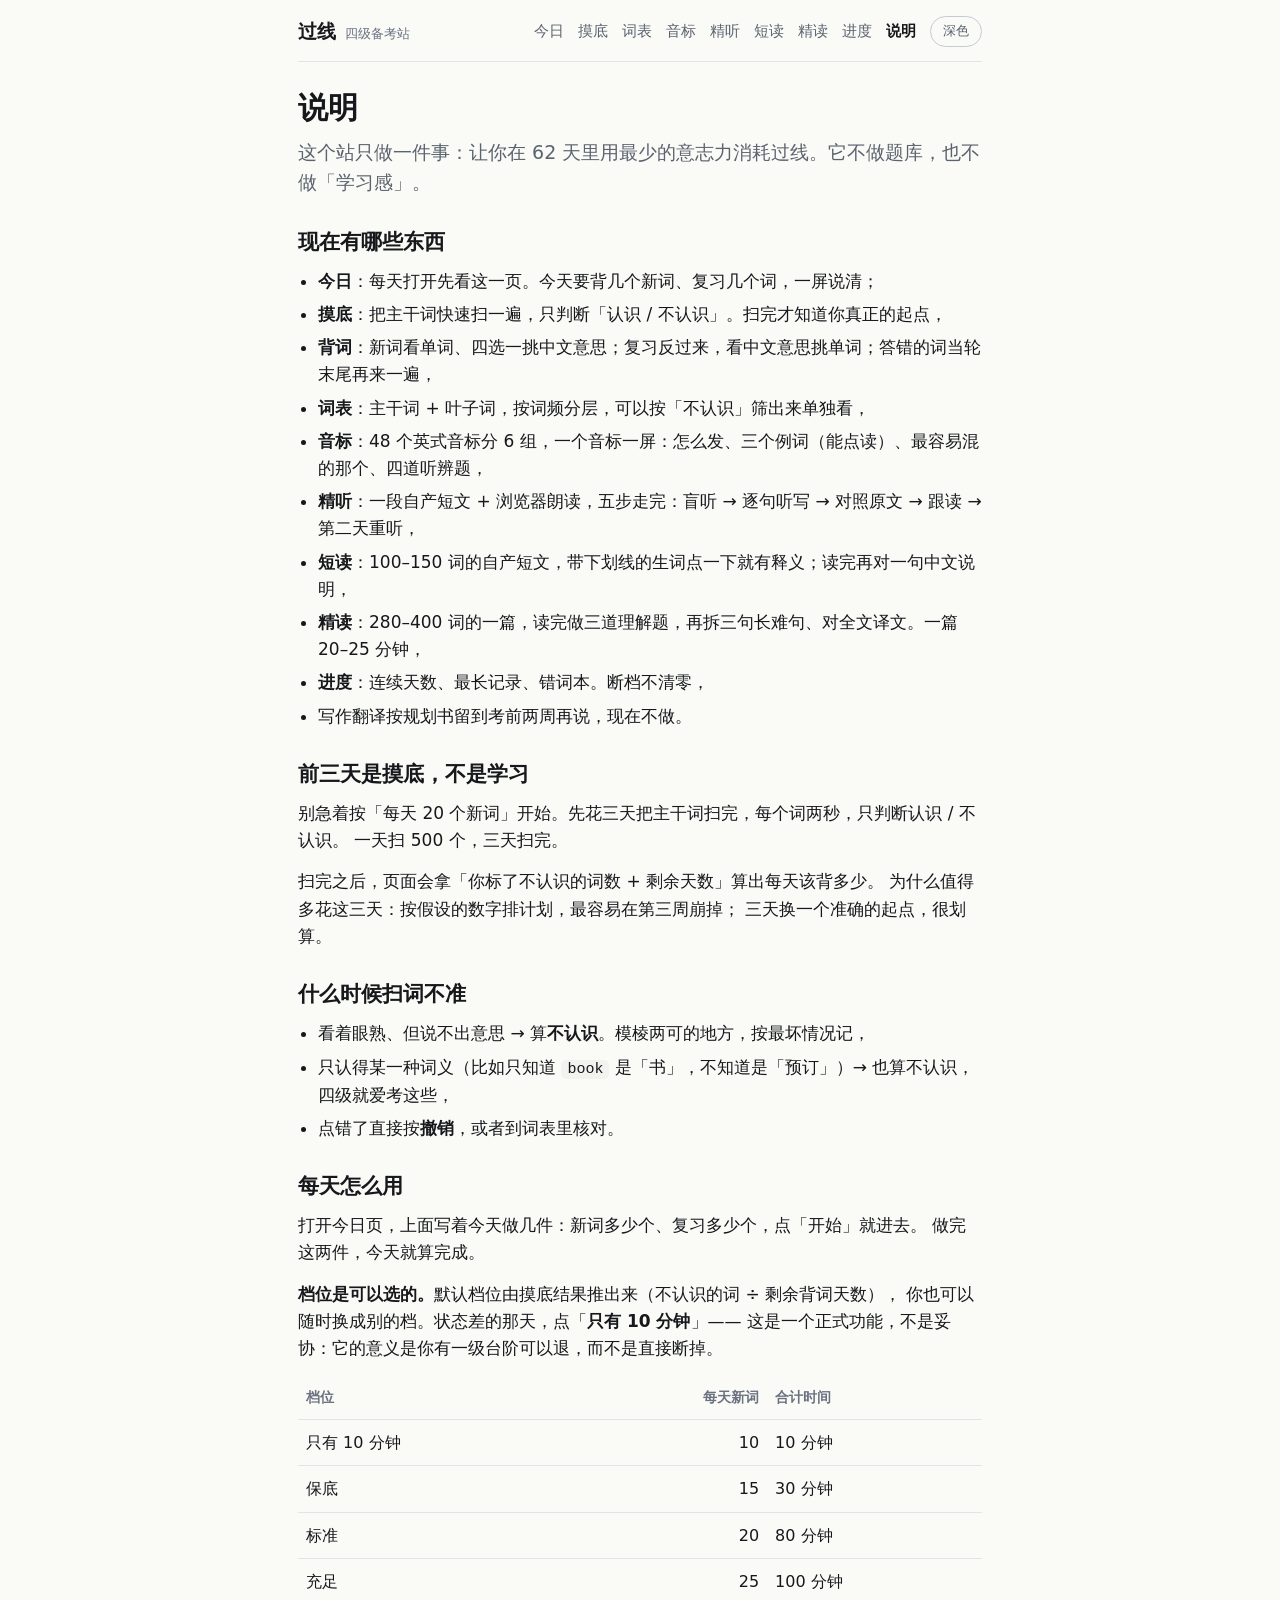
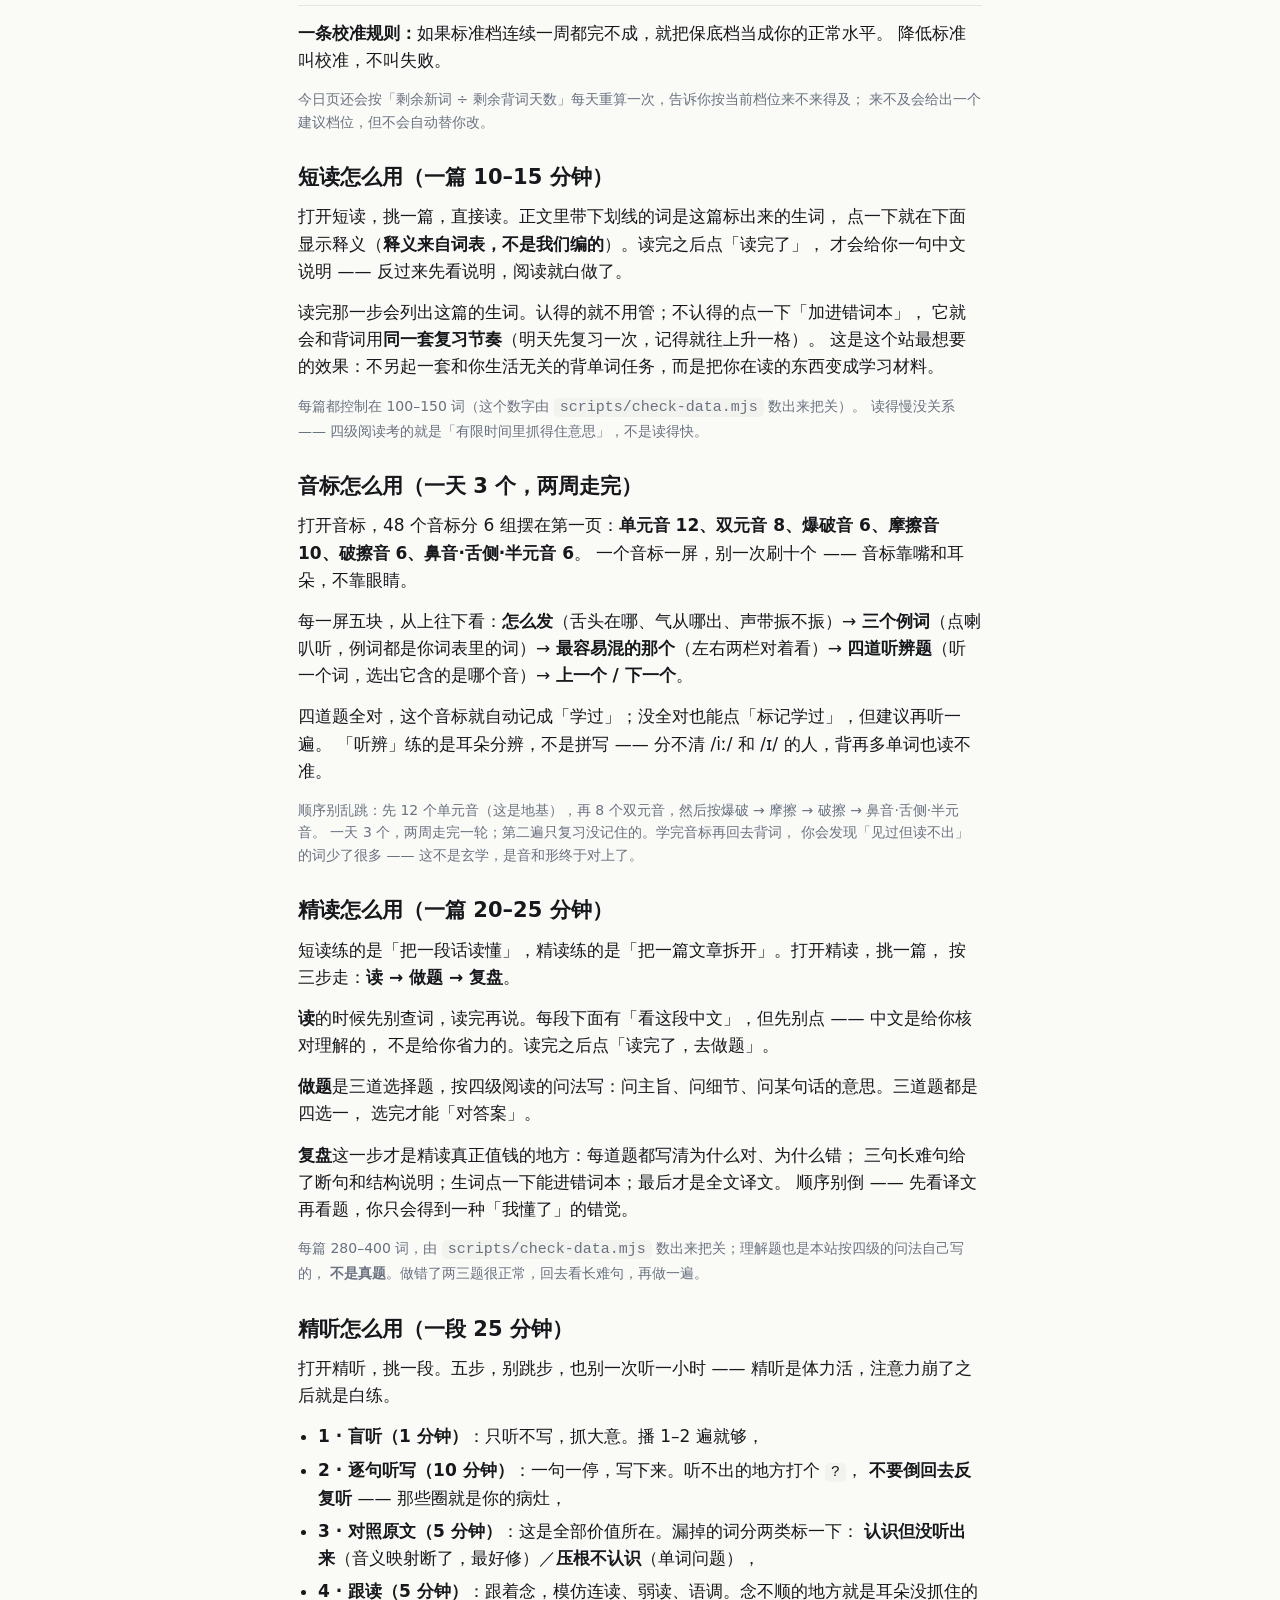
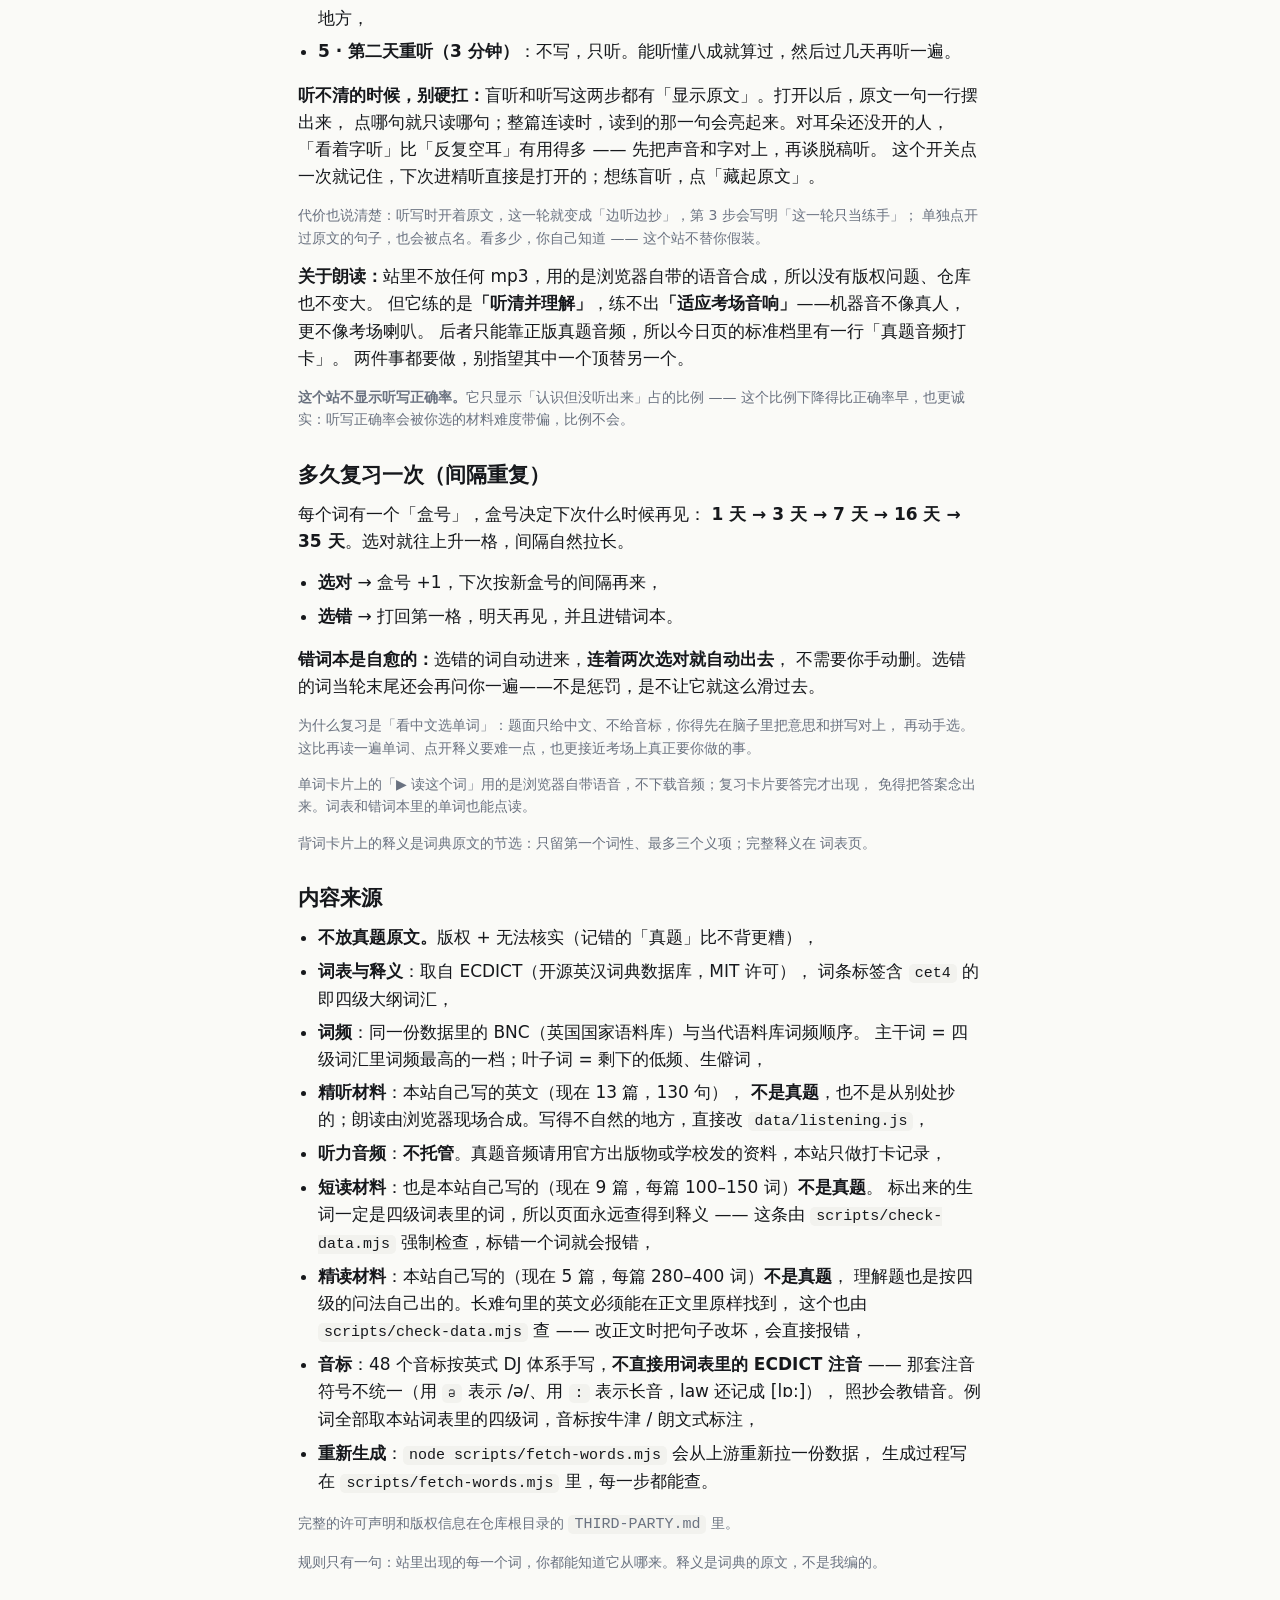
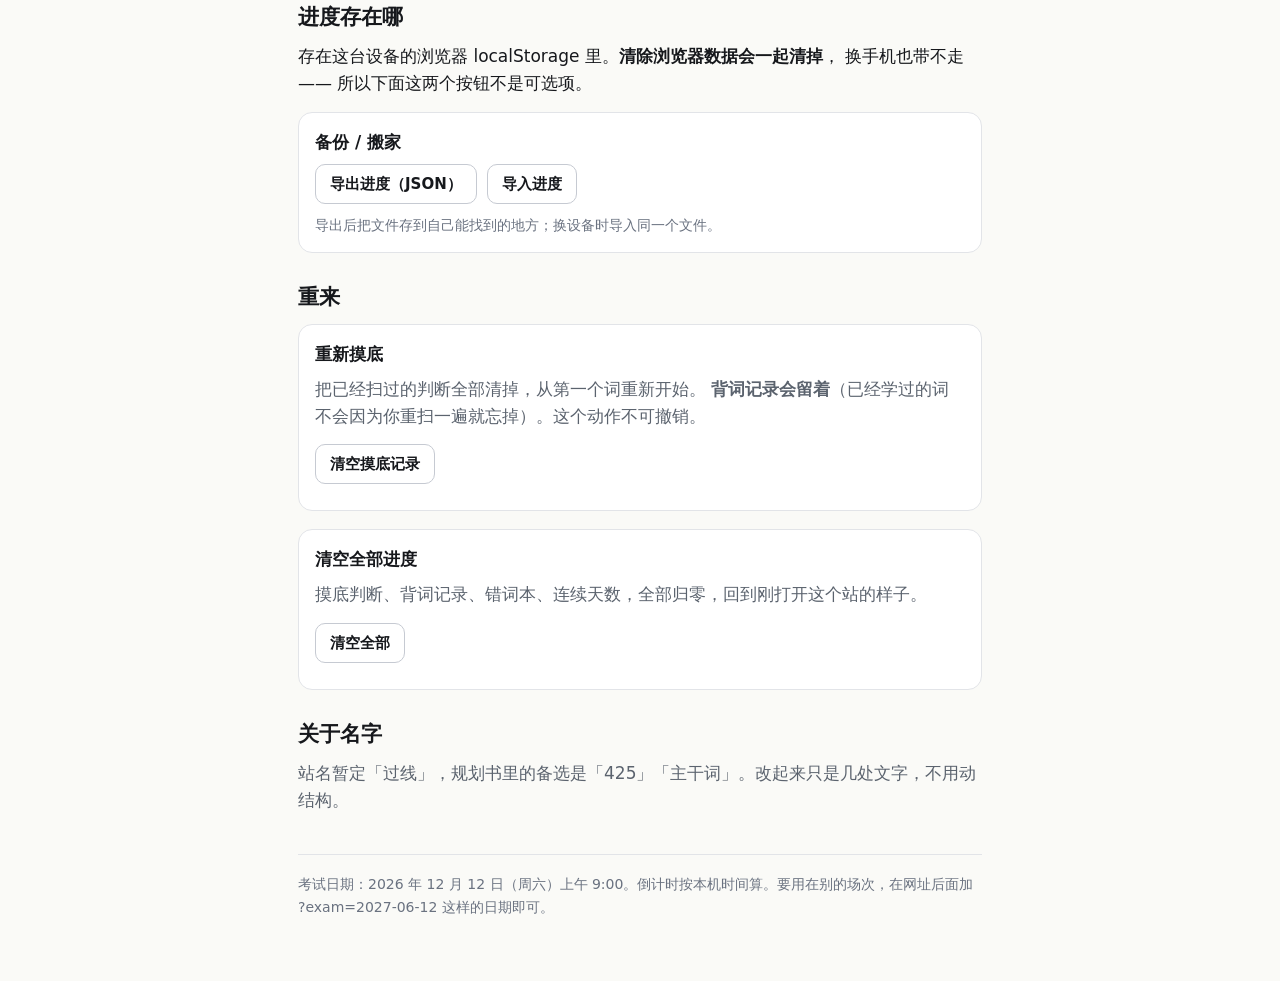
<file: about.html>
<!doctype html>
<html lang="zh-CN">
<head>
<meta charset="utf-8">
<meta name="viewport" content="width=device-width, initial-scale=1">
<meta name="description" content="这个站只做一件事：在 62 天里用最少的意志力消耗过线。它不做题库，也不做「学习感」。">
<title>说明 · 过线</title>
<script src="assets/theme-boot.js"></script>
<link rel="icon" href="favicon.svg">
<link rel="stylesheet" href="assets/style.css">
</head>
<body>
<div class="shell">

  <header class="topbar">
    <div class="brand">过线 <small>四级备考站</small></div>
    <nav class="nav">
      <a href="index.html">今日</a>
      <a href="probe.html">摸底</a>
      <a href="words.html">词表</a>
      <a href="phonetics.html">音标</a>
      <a href="listening.html">精听</a>
      <a href="reading.html">短读</a>
      <a href="intensive.html">精读</a>
      <a href="progress.html">进度</a>
      <a href="about.html">说明</a>
    </nav>
    <button class="theme-toggle" type="button" data-theme-toggle>深色</button>
  </header>

  <main class="prose">
    <h1>说明</h1>
    <p class="lede">这个站只做一件事：让你在 62 天里用最少的意志力消耗过线。它不做题库，也不做「学习感」。</p>

    <h2>现在有哪些东西</h2>
    <ul>
      <li><b>今日</b>：每天打开先看这一页。今天要背几个新词、复习几个词，一屏说清；</li>
      <li><b>摸底</b>：把主干词快速扫一遍，只判断「认识 / 不认识」。扫完才知道你真正的起点，</li>
      <li><b>背词</b>：新词看单词、四选一挑中文意思；复习反过来，看中文意思挑单词；答错的词当轮末尾再来一遍，</li>
      <li><b>词表</b>：主干词 + 叶子词，按词频分层，可以按「不认识」筛出来单独看，</li>
      <li><b>音标</b>：48 个英式音标分 6 组，一个音标一屏：怎么发、三个例词（能点读）、最容易混的那个、四道听辨题，</li>
      <li><b>精听</b>：一段自产短文 + 浏览器朗读，五步走完：盲听 → 逐句听写 → 对照原文 → 跟读 → 第二天重听，</li>
      <li><b>短读</b>：100–150 词的自产短文，带下划线的生词点一下就有释义；读完再对一句中文说明，</li>
      <li><b>精读</b>：280–400 词的一篇，读完做三道理解题，再拆三句长难句、对全文译文。一篇 20–25 分钟，</li>
      <li><b>进度</b>：连续天数、最长记录、错词本。断档不清零，</li>
      <li>写作翻译按规划书留到考前两周再说，现在不做。</li>
    </ul>

    <h2>前三天是摸底，不是学习</h2>
    <p>
      别急着按「每天 20 个新词」开始。先花三天把主干词扫完，每个词两秒，只判断认识 / 不认识。
      一天扫 500 个，三天扫完。
    </p>
    <p>
      扫完之后，页面会拿「你标了不认识的词数 + 剩余天数」算出每天该背多少。
      为什么值得多花这三天：按假设的数字排计划，最容易在第三周崩掉；
      三天换一个准确的起点，很划算。
    </p>

    <h2>什么时候扫词不准</h2>
    <ul>
      <li>看着眼熟、但说不出意思 → 算<b>不认识</b>。模棱两可的地方，按最坏情况记，</li>
      <li>只认得某一种词义（比如只知道 <code>book</code> 是「书」，不知道是「预订」）→ 也算不认识，四级就爱考这些，</li>
      <li>点错了直接按<b>撤销</b>，或者到词表里核对。</li>
    </ul>

    <h2>每天怎么用</h2>
    <p>
      打开<a href="index.html">今日</a>页，上面写着今天做几件：新词多少个、复习多少个，点「开始」就进去。
      做完这两件，今天就算完成。
    </p>
    <p>
      <b>档位是可以选的。</b>默认档位由摸底结果推出来（不认识的词 ÷ 剩余背词天数），
      你也可以随时换成别的档。状态差的那天，点「<b>只有 10 分钟</b>」——
      这是一个正式功能，不是妥协：它的意义是你有一级台阶可以退，而不是直接断掉。
    </p>
    <table class="table">
      <thead>
        <tr><th>档位</th><th class="num">每天新词</th><th>合计时间</th></tr>
      </thead>
      <tbody>
        <tr><td>只有 10 分钟</td><td class="num">10</td><td>10 分钟</td></tr>
        <tr><td>保底</td><td class="num">15</td><td>30 分钟</td></tr>
        <tr><td>标准</td><td class="num">20</td><td>80 分钟</td></tr>
        <tr><td>充足</td><td class="num">25</td><td>100 分钟</td></tr>
      </tbody>
    </table>
    <p style="margin-top:14px">
      <b>一条校准规则：</b>如果标准档连续一周都完不成，就把保底档当成你的正常水平。
      降低标准叫校准，不叫失败。
    </p>
    <p class="faint">
      今日页还会按「剩余新词 ÷ 剩余背词天数」每天重算一次，告诉你按当前档位来不来得及；
      来不及会给出一个建议档位，但不会自动替你改。
    </p>

    <h2>短读怎么用（一篇 10–15 分钟）</h2>
    <p>
      打开<a href="reading.html">短读</a>，挑一篇，直接读。正文里带下划线的词是这篇标出来的生词，
      点一下就在下面显示释义（<b>释义来自词表，不是我们编的</b>）。读完之后点「读完了」，
      才会给你一句中文说明 —— 反过来先看说明，阅读就白做了。
    </p>
    <p>
      读完那一步会列出这篇的生词。认得的就不用管；不认得的点一下「加进错词本」，
      它就会和背词用<b>同一套复习节奏</b>（明天先复习一次，记得就往上升一格）。
      这是这个站最想要的效果：不另起一套和你生活无关的背单词任务，而是把你在读的东西变成学习材料。
    </p>
    <p class="faint">
      每篇都控制在 100–150 词（这个数字由 <code>scripts/check-data.mjs</code> 数出来把关）。
      读得慢没关系 —— 四级阅读考的就是「有限时间里抓得住意思」，不是读得快。
    </p>

    <h2>音标怎么用（一天 3 个，两周走完）</h2>
    <p>
      打开<a href="phonetics.html">音标</a>，48 个音标分 6 组摆在第一页：<b>单元音 12、双元音 8、爆破音 6、摩擦音 10、破擦音 6、鼻音·舌侧·半元音 6</b>。
      一个音标一屏，别一次刷十个 —— 音标靠嘴和耳朵，不靠眼睛。
    </p>
    <p>
      每一屏五块，从上往下看：<b>怎么发</b>（舌头在哪、气从哪出、声带振不振）→
      <b>三个例词</b>（点喇叭听，例词都是你词表里的词）→ <b>最容易混的那个</b>（左右两栏对着看）→
      <b>四道听辨题</b>（听一个词，选出它含的是哪个音）→ <b>上一个 / 下一个</b>。
    </p>
    <p>
      四道题全对，这个音标就自动记成「学过」；没全对也能点「标记学过」，但建议再听一遍。
      「听辨」练的是耳朵分辨，不是拼写 —— 分不清 /iː/ 和 /ɪ/ 的人，背再多单词也读不准。
    </p>
    <p class="faint">
      顺序别乱跳：先 12 个单元音（这是地基），再 8 个双元音，然后按爆破 → 摩擦 → 破擦 → 鼻音·舌侧·半元音。
      一天 3 个，两周走完一轮；第二遍只复习没记住的。学完音标再回去背词，
      你会发现「见过但读不出」的词少了很多 —— 这不是玄学，是音和形终于对上了。
    </p>

    <h2>精读怎么用（一篇 20–25 分钟）</h2>
    <p>
      短读练的是「把一段话读懂」，精读练的是「把一篇文章拆开」。打开<a href="intensive.html">精读</a>，挑一篇，
      按三步走：<b>读 → 做题 → 复盘</b>。
    </p>
    <p>
      <b>读</b>的时候先别查词，读完再说。每段下面有「看这段中文」，但先别点 —— 中文是给你核对理解的，
      不是给你省力的。读完之后点「读完了，去做题」。
    </p>
    <p>
      <b>做题</b>是三道选择题，按四级阅读的问法写：问主旨、问细节、问某句话的意思。三道题都是四选一，
      选完才能「对答案」。
    </p>
    <p>
      <b>复盘</b>这一步才是精读真正值钱的地方：每道题都写清为什么对、为什么错；
      三句长难句给了断句和结构说明；生词点一下能进错词本；最后才是全文译文。
      顺序别倒 —— 先看译文再看题，你只会得到一种「我懂了」的错觉。
    </p>
    <p class="faint">
      每篇 280–400 词，由 <code>scripts/check-data.mjs</code> 数出来把关；理解题也是本站按四级的问法自己写的，
      <b>不是真题</b>。做错了两三题很正常，回去看长难句，再做一遍。
    </p>

    <h2>精听怎么用（一段 25 分钟）</h2>
    <p>
      打开<a href="listening.html">精听</a>，挑一段。五步，别跳步，也别一次听一小时 ——
      精听是体力活，注意力崩了之后就是白练。
    </p>
    <ul>
      <li><b>1 · 盲听（1 分钟）</b>：只听不写，抓大意。播 1–2 遍就够，</li>
      <li><b>2 · 逐句听写（10 分钟）</b>：一句一停，写下来。听不出的地方打个 <code>?</code>，
        <b>不要倒回去反复听</b> —— 那些圈就是你的病灶，</li>
      <li><b>3 · 对照原文（5 分钟）</b>：这是全部价值所在。漏掉的词分两类标一下：
        <b>认识但没听出来</b>（音义映射断了，最好修）／<b>压根不认识</b>（单词问题），</li>
      <li><b>4 · 跟读（5 分钟）</b>：跟着念，模仿连读、弱读、语调。念不顺的地方就是耳朵没抓住的地方，</li>
      <li><b>5 · 第二天重听（3 分钟）</b>：不写，只听。能听懂八成就算过，然后过几天再听一遍。</li>
    </ul>
    <p>
      <b>听不清的时候，别硬扛：</b>盲听和听写这两步都有「显示原文」。打开以后，原文一句一行摆出来，
      点哪句就只读哪句；整篇连读时，读到的那一句会亮起来。对耳朵还没开的人，
      「看着字听」比「反复空耳」有用得多 —— 先把声音和字对上，再谈脱稿听。
      这个开关点一次就记住，下次进精听直接是打开的；想练盲听，点「藏起原文」。
    </p>
    <p class="faint">
      代价也说清楚：听写时开着原文，这一轮就变成「边听边抄」，第 3 步会写明「这一轮只当练手」；
      单独点开过原文的句子，也会被点名。看多少，你自己知道 —— 这个站不替你假装。
    </p>
    <p>
      <b>关于朗读：</b>站里不放任何 mp3，用的是浏览器自带的语音合成，所以没有版权问题、仓库也不变大。
      但它练的是<b>「听清并理解」</b>，练不出<b>「适应考场音响」</b>——机器音不像真人，更不像考场喇叭。
      后者只能靠正版真题音频，所以今日页的标准档里有一行「真题音频打卡」。
      两件事都要做，别指望其中一个顶替另一个。
    </p>
    <p class="faint">
      <b>这个站不显示听写正确率。</b>它只显示「认识但没听出来」占的比例 ——
      这个比例下降得比正确率早，也更诚实：听写正确率会被你选的材料难度带偏，比例不会。
    </p>

    <h2>多久复习一次（间隔重复）</h2>
    <p>
      每个词有一个「盒号」，盒号决定下次什么时候再见：
      <b>1 天 → 3 天 → 7 天 → 16 天 → 35 天</b>。选对就往上升一格，间隔自然拉长。
    </p>
    <ul>
      <li><b>选对</b> → 盒号 +1，下次按新盒号的间隔再来，</li>
      <li><b>选错</b> → 打回第一格，明天再见，并且进错词本。</li>
    </ul>
    <p>
      <b>错词本是自愈的：</b>选错的词自动进来，<b>连着两次选对就自动出去</b>，
      不需要你手动删。选错的词当轮末尾还会再问你一遍——不是惩罚，是不让它就这么滑过去。
    </p>
    <p class="faint">
      为什么复习是「看中文选单词」：题面只给中文、不给音标，你得先在脑子里把意思和拼写对上，
      再动手选。这比再读一遍单词、点开释义要难一点，也更接近考场上真正要你做的事。
    </p>
    <p class="faint">
      单词卡片上的「▶ 读这个词」用的是浏览器自带语音，不下载音频；复习卡片要答完才出现，
      免得把答案念出来。词表和错词本里的单词也能点读。
    </p>
    <p class="faint">
      背词卡片上的释义是词典原文的节选：只留第一个词性、最多三个义项；完整释义在
      <a href="words.html">词表</a>页。
    </p>

    <h2>内容来源</h2>
    <ul>
      <li><b>不放真题原文。</b>版权 + 无法核实（记错的「真题」比不背更糟），</li>
      <li><b>词表与释义</b>：取自 ECDICT（开源英汉词典数据库，MIT 许可），
        词条标签含 <code>cet4</code> 的即四级大纲词汇，</li>
      <li><b>词频</b>：同一份数据里的 BNC（英国国家语料库）与当代语料库词频顺序。
        主干词 = 四级词汇里词频最高的一档；叶子词 = 剩下的低频、生僻词，</li>
      <li><b>精听材料</b>：本站自己写的英文（现在 13 篇，130 句），
        <b>不是真题</b>，也不是从别处抄的；朗读由浏览器现场合成。写得不自然的地方，直接改
        <code>data/listening.js</code>，</li>
      <li><b>听力音频</b>：<b>不托管</b>。真题音频请用官方出版物或学校发的资料，本站只做打卡记录，</li>
      <li><b>短读材料</b>：也是本站自己写的（现在 9 篇，每篇 100–150 词）<b>不是真题</b>。
        标出来的生词一定是四级词表里的词，所以页面永远查得到释义 ——
        这条由 <code>scripts/check-data.mjs</code> 强制检查，标错一个词就会报错，</li>
      <li><b>精读材料</b>：本站自己写的（现在 5 篇，每篇 280–400 词）<b>不是真题</b>，
        理解题也是按四级的问法自己出的。长难句里的英文必须能在正文里原样找到，
        这个也由 <code>scripts/check-data.mjs</code> 查 —— 改正文时把句子改坏，会直接报错，</li>
      <li><b>音标</b>：48 个音标按英式 DJ 体系手写，<b>不直接用词表里的 ECDICT 注音</b> ——
        那套注音符号不统一（用 <code>ә</code> 表示 /ə/、用 <code>:</code> 表示长音，law 还记成 [lɒ:]），
        照抄会教错音。例词全部取本站词表里的四级词，音标按牛津 / 朗文式标注，</li>
      <li><b>重新生成</b>：<code>node scripts/fetch-words.mjs</code> 会从上游重新拉一份数据，
        生成过程写在 <code>scripts/fetch-words.mjs</code> 里，每一步都能查。</li>
    </ul>
    <p class="faint">完整的许可声明和版权信息在仓库根目录的 <code>THIRD-PARTY.md</code> 里。</p>
    <p class="faint">
      规则只有一句：站里出现的每一个词，你都能知道它从哪来。释义是词典的原文，不是我编的。
    </p>

    <h2>进度存在哪</h2>
    <p>
      存在这台设备的浏览器 localStorage 里。<b>清除浏览器数据会一起清掉</b>，
      换手机也带不走 —— 所以下面这两个按钮不是可选项。
    </p>
    <div class="card card--tight">
      <h3>备份 / 搬家</h3>
      <div class="btn-row" style="margin-top:0">
        <button class="btn btn--sm" type="button" data-export>导出进度（JSON）</button>
        <button class="btn btn--sm" type="button" data-import>导入进度</button>
        <input type="file" accept="application/json,.json" class="hidden" data-import-file>
      </div>
      <p class="faint" style="margin-top:10px" data-import-note>导出后把文件存到自己能找到的地方；换设备时导入同一个文件。</p>
    </div>

    <h2>重来</h2>
    <div class="card card--tight">
      <h3>重新摸底</h3>
      <p class="muted">把已经扫过的判断全部清掉，从第一个词重新开始。
        <b>背词记录会留着</b>（已经学过的词不会因为你重扫一遍就忘掉）。这个动作不可撤销。</p>
      <button class="btn btn--sm" type="button" data-reset>清空摸底记录</button>
      <p class="faint" style="margin-top:10px" data-reset-note></p>
    </div>
    <div class="card card--tight">
      <h3>清空全部进度</h3>
      <p class="muted">摸底判断、背词记录、错词本、连续天数，全部归零，回到刚打开这个站的样子。</p>
      <button class="btn btn--sm" type="button" data-reset-all>清空全部</button>
      <p class="faint" style="margin-top:10px" data-reset-all-note></p>
    </div>

    <h2>关于名字</h2>
    <p class="muted">站名暂定「过线」，规划书里的备选是「425」「主干词」。改起来只是几处文字，不用动结构。</p>
  </main>

  <footer class="site">
    <p class="faint" data-exam-note>考试日期：2026 年 12 月 12 日（周六）上午 9:00。倒计时按本机时间算。</p>
  </footer>

</div>

<script src="assets/store.js"></script>
<script src="assets/plan.js"></script>
<script src="assets/app.js"></script>
<script src="assets/about.js"></script>
</body>
</html>
</file>
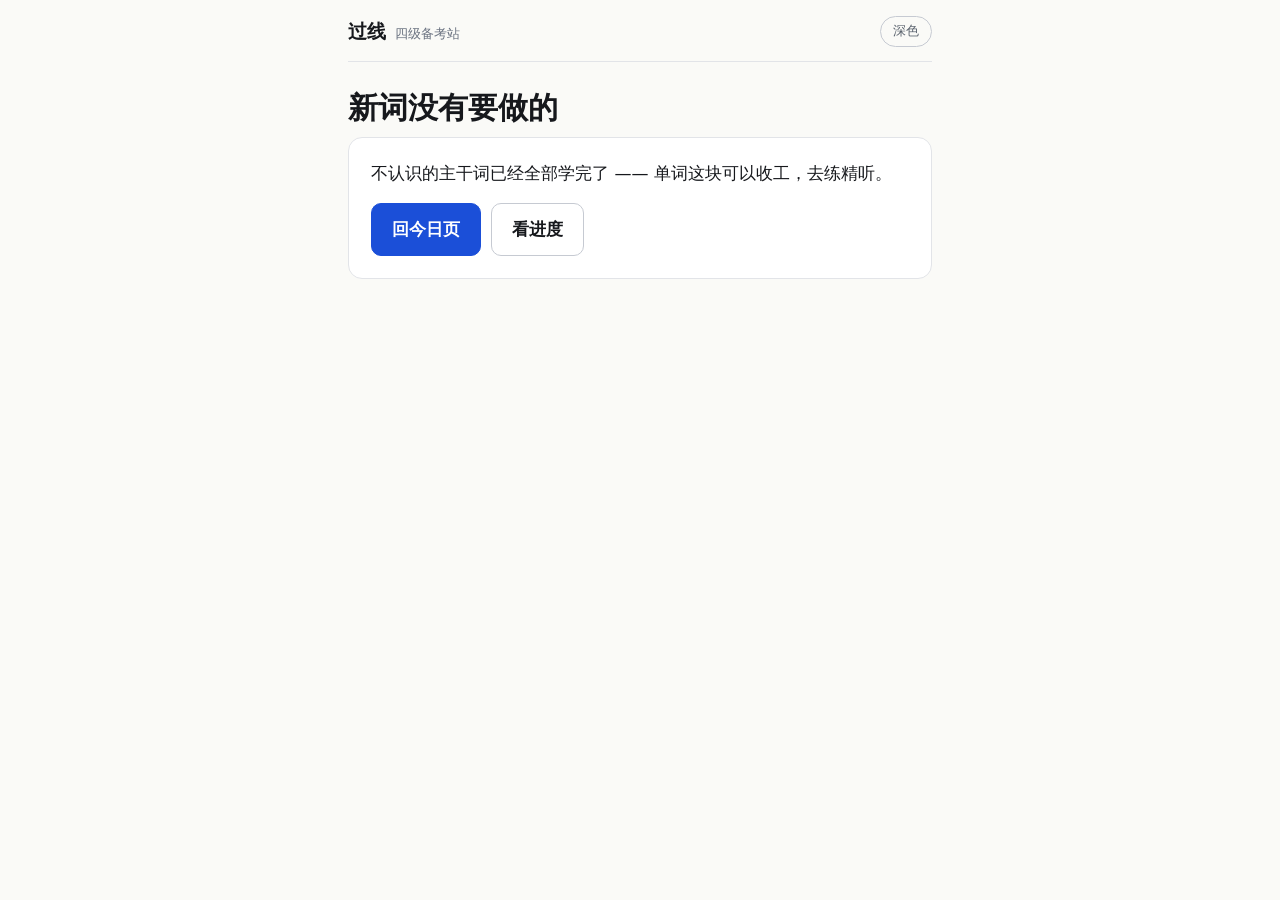
<file: study.html>
<!doctype html>
<html lang="zh-CN">
<head>
<meta charset="utf-8">
<meta name="viewport" content="width=device-width, initial-scale=1">
<meta name="description" content="背词：新词先看释义，复习先看单词。答「记住了 / 还不熟」，自动排下一次。">
<title>背词 · 过线</title>
<script src="assets/theme-boot.js"></script>
<link rel="icon" href="favicon.svg">
<link rel="stylesheet" href="assets/style.css">
</head>
<body>
<div class="shell shell--narrow">

  <header class="topbar">
    <div class="brand">过线 <small>四级备考站</small></div>
    <button class="theme-toggle" type="button" data-theme-toggle>深色</button>
  </header>

  <main id="main"></main>

</div>

<script src="data/words-core.js"></script>
<script src="assets/store.js"></script>
<script src="assets/plan.js"></script>
<script src="assets/srs.js"></script>
<script src="assets/tts.js"></script>
<script src="assets/app.js"></script>
<script src="assets/study.js"></script>
</body>
</html>
</file>
<file: assets/style.css>
/* 过线 · 四级备考站 —— 全站样式（纯 CSS，零依赖）

   视觉约束来自《网站建设计划规划书.md》第七节：
   浅色、大字、按钮大、一屏一件事。
   明确不做：动画、渐变、卡片阴影 —— 它们在这个场景里只是拖延你看到内容。

   唯一的例外是深色开关（沿用「保留一个深色开关」这条决策）。 */

:root {
  --bg: #FAFAF7;
  --surface: #FFFFFF;
  --surface-2: #F2F2EE;
  --text: #16181C;
  --text-muted: #5B636E;
  /* #8B929C 在 #FAFAF7 上只有 3.0:1，而这一档用在页脚说明、音标、日历这些 12–14px 的小字上，
     低于 WCAG AA 的 4.5:1。压深到 #6A7280 约 4.6:1（白卡片上 4.9:1），
     仍然是三档里最淡的那一档，但能读清了。 */
  --text-faint: #6A7280;
  --line: #E2E4E8;
  --line-strong: #C6CAD2;
  --accent: #1B4FD8;
  --accent-ink: #FFFFFF;
  --ok: #1B7F4B;
  --ok-soft: #E8F3EC;
  --no: #B3261E;
  --no-soft: #FBEAE8;
  --radius: 10px;
  --radius-lg: 14px;
  --font-sans: system-ui, -apple-system, "PingFang SC", "Microsoft YaHei", "Noto Sans CJK SC", sans-serif;
  --font-en: "Iowan Old Style", "Palatino Linotype", Georgia, "Times New Roman", serif;
  --shadow: none;
}

[data-theme="dark"] {
  --bg: #14161A;
  --surface: #1C1F25;
  --surface-2: #23272E;
  --text: #ECEEF2;
  --text-muted: #A5ACB7;
  /* 深色下反过来要提亮：#7C838E 在卡片底 #1C1F25 上只有 4.3:1。 */
  --text-faint: #8A91A0;
  --line: #2C3037;
  --line-strong: #3C4149;
  --accent: #7FA6FF;
  --accent-ink: #10131A;
  --ok: #4FBF83;
  --ok-soft: #1B2C23;
  --no: #EF8078;
  --no-soft: #2E1E1C;
}

*,
*::before,
*::after { box-sizing: border-box; }

html { -webkit-text-size-adjust: 100%; }

body {
  margin: 0;
  background: var(--bg);
  color: var(--text);
  font-family: var(--font-sans);
  font-size: 17px;
  line-height: 1.6;
  -webkit-font-smoothing: antialiased;
  min-height: 100vh;
}

a { color: inherit; text-decoration: none; }
button { font: inherit; color: inherit; background: none; border: 0; cursor: pointer; }
input { font: inherit; }

.shell {
  max-width: 720px;
  margin: 0 auto;
  padding: 0 18px 64px;
}

/* ---------- 顶栏 ---------- */

.topbar {
  display: flex;
  align-items: center;
  gap: 14px;
  padding: 16px 0 14px;
  border-bottom: 1px solid var(--line);
  margin-bottom: 26px;
  flex-wrap: wrap;
}

.brand {
  font-weight: 700;
  font-size: 19px;
  letter-spacing: .02em;
  margin-right: auto;
  display: flex;
  align-items: baseline;
  gap: 8px;
}

.brand small {
  font-weight: 400;
  font-size: 13px;
  color: var(--text-faint);
  letter-spacing: 0;
}

.nav {
  display: flex;
  flex-wrap: wrap;
  gap: 6px 14px;
  font-size: 15px;
  color: var(--text-muted);
}

.nav a[aria-current="page"] { color: var(--text); font-weight: 600; }
.nav a:hover { color: var(--text); }

.theme-toggle {
  border: 1px solid var(--line-strong);
  border-radius: 999px;
  padding: 4px 12px;
  font-size: 13px;
  color: var(--text-muted);
}

/* ---------- 标题与文字 ---------- */

h1 { font-size: 30px; line-height: 1.3; margin: 0 0 10px; }
h2 { font-size: 21px; line-height: 1.35; margin: 0 0 12px; }
h3 { font-size: 17px; margin: 0 0 8px; }
p { margin: 0 0 14px; }

.lede { font-size: 19px; color: var(--text-muted); margin-bottom: 24px; }
.muted { color: var(--text-muted); }
.faint { color: var(--text-faint); font-size: 14px; }
.num { font-variant-numeric: tabular-nums; }
.center { text-align: center; }

/* ---------- 卡片 ---------- */

.card {
  background: var(--surface);
  border: 1px solid var(--line);
  border-radius: var(--radius-lg);
  padding: 22px;
  margin-bottom: 18px;
}

.card--flat { background: transparent; }
.card--tight { padding: 16px; }
.card h2:last-child, .card p:last-child, .card ul:last-child { margin-bottom: 0; }

/* ---------- 按钮 ---------- */

.btn {
  display: inline-flex;
  align-items: center;
  justify-content: center;
  gap: 8px;
  border: 1px solid var(--line-strong);
  border-radius: var(--radius);
  padding: 12px 20px;
  font-size: 17px;
  font-weight: 600;
  color: var(--text);
  background: var(--surface);
  min-height: 48px;
}

.btn:hover { border-color: var(--text-muted); }
.btn--primary { background: var(--accent); border-color: var(--accent); color: var(--accent-ink); }
.btn--primary:hover { border-color: var(--accent); opacity: .92; }
.btn--ok { background: var(--ok); border-color: var(--ok); color: #fff; }
.btn--no { background: var(--no); border-color: var(--no); color: #fff; }
.btn--ghost { border-color: transparent; color: var(--text-muted); font-weight: 400; }
.btn--ghost:hover { color: var(--text); }
.btn--sm { padding: 7px 14px; font-size: 15px; min-height: 38px; }
.btn--block { display: flex; width: 100%; }
.btn--huge { min-height: 62px; font-size: 19px; }
.btn[disabled] { opacity: .45; cursor: default; }

.btn-row { display: flex; gap: 10px; flex-wrap: wrap; margin-top: 16px; }
.btn-row--split { flex-wrap: nowrap; }
.btn-row--split .btn { flex: 1; }

/* ---------- 进度条 ---------- */

.bar {
  height: 8px;
  background: var(--surface-2);
  border-radius: 999px;
  overflow: hidden;
  margin: 10px 0 8px;
}

.bar > i { display: block; height: 100%; background: var(--accent); }
.bar--ok > i { background: var(--ok); }

/* ---------- 摸底卡片 ---------- */

.probe-word {
  font-family: var(--font-en);
  font-size: clamp(40px, 12vw, 64px);
  line-height: 1.1;
  letter-spacing: -.01em;
  word-break: break-word;
  margin: 6px 0 4px;
}

.probe-phon { color: var(--text-faint); font-size: 16px; min-height: 24px; }

.probe-answer {
  border-top: 1px dashed var(--line);
  margin-top: 18px;
  padding-top: 14px;
  font-size: 19px;
  min-height: 30px;
}

.probe-answer.is-hidden { visibility: hidden; }

.probe-hint { color: var(--text-faint); font-size: 15px; }
.probe-meta {
  display: flex;
  justify-content: space-between;
  align-items: baseline;
  gap: 12px;
  font-size: 15px;
  color: var(--text-muted);
  margin-bottom: 4px;
}

/* ---------- 词表 ---------- */

.toolbar { display: flex; gap: 10px; flex-wrap: wrap; margin-bottom: 14px; }

.search {
  flex: 1 1 200px;
  border: 1px solid var(--line-strong);
  border-radius: var(--radius);
  background: var(--surface);
  color: var(--text);
  padding: 11px 14px;
  min-height: 46px;
}

.chips { display: flex; gap: 8px; flex-wrap: wrap; margin-bottom: 16px; }

.chip {
  border: 1px solid var(--line);
  border-radius: 999px;
  padding: 7px 14px;
  font-size: 15px;
  color: var(--text-muted);
  background: var(--surface);
}

.chip[aria-pressed="true"] { border-color: var(--text); color: var(--text); font-weight: 600; }

.rows { list-style: none; margin: 0; padding: 0; border-top: 1px solid var(--line); }

.row {
  display: flex;
  gap: 12px;
  align-items: baseline;
  padding: 12px 2px;
  border-bottom: 1px solid var(--line);
}

.row-word {
  font-family: var(--font-en);
  font-size: 21px;
  flex: 0 0 auto;
  min-width: 8.5em;
  word-break: break-word;
}

/* 词表 / 错词本里的单词本身就是「点一下读」的按钮 */
.row-say { text-align: left; padding: 0; cursor: pointer; }
.row-say:hover { color: var(--accent); }
.say-mark { font-size: 11px; color: var(--text-faint); margin-left: 6px; vertical-align: 2px; }
.row-say:hover .say-mark { color: var(--accent); }

.row-body { flex: 1; min-width: 0; }
.row-phon { color: var(--text-faint); font-size: 14px; }
.row-zh { color: var(--text); font-size: 16px; }
.row-mark { flex: 0 0 auto; font-size: 13px; color: var(--text-faint); }
.row-mark[data-m="1"] { color: var(--ok); }
.row-mark[data-m="0"] { color: var(--no); }

/* ---------- 表格 ---------- */

.table { width: 100%; border-collapse: collapse; font-size: 16px; }
.table th, .table td { text-align: left; padding: 10px 8px; border-bottom: 1px solid var(--line); }
.table th { font-size: 14px; color: var(--text-faint); font-weight: 600; }
.table td.num, .table th.num { text-align: right; font-variant-numeric: tabular-nums; }
.table tr[data-here="1"] td { background: var(--surface-2); font-weight: 600; }

/* ---------- 大数字块 ---------- */

.stats { display: flex; gap: 22px; flex-wrap: wrap; margin: 4px 0 6px; }
.stat { min-width: 84px; }
.stat b { display: block; font-size: 28px; line-height: 1.2; font-variant-numeric: tabular-nums; }
.stat span { font-size: 14px; color: var(--text-faint); }

/* 结束页是四个数字：窄屏排成 2×2，别三个一行再掉一个 */
@media (max-width: 560px) {
  .stats--finish { display: grid; grid-template-columns: 1fr 1fr; gap: 14px 22px; }
  .stats--finish .stat { min-width: 0; }
}

/* ---------- 说明页 ---------- */

.prose h2 { margin-top: 30px; }
.prose ul { padding-left: 20px; margin: 0 0 16px; }
.prose li { margin-bottom: 6px; }
.prose code {
  font-family: ui-monospace, "Cascadia Mono", Consolas, monospace;
  font-size: 15px;
  background: var(--surface-2);
  border-radius: 5px;
  padding: 1px 6px;
}

footer.site {
  border-top: 1px solid var(--line);
  margin-top: 40px;
  padding-top: 18px;
  color: var(--text-faint);
  font-size: 14px;
}

footer.site p { margin: 0 0 10px; }

.hidden { display: none !important; }

/* ---------- 今日页的任务行 ---------- */

.shell--narrow { max-width: 620px; }

.task { padding: 16px 0; border-bottom: 1px solid var(--line); }
.task:first-of-type { padding-top: 0; }
.task:last-of-type { border-bottom: 0; padding-bottom: 0; }
.task-head { display: flex; align-items: center; justify-content: space-between; gap: 12px; }
.task-head b { font-size: 21px; }
.task p { margin: 6px 0 0; }
.done-mark { color: var(--ok); font-weight: 600; font-size: 16px; text-align: right; }

/* ---------- 背词卡片 ---------- */

.study-word {
  font-family: var(--font-en);
  font-size: clamp(38px, 11vw, 56px);
  line-height: 1.1;
  letter-spacing: -.01em;
  word-break: break-word;
  margin: 6px 0 4px;
}

.study-answer {
  border-top: 1px dashed var(--line);
  margin-top: 16px;
  padding-top: 14px;
  font-size: 20px;
  min-height: 32px;
}

.study-answer.is-hidden { border-top: 0; min-height: 8px; padding-top: 4px; margin-top: 8px; }

/* ---------- 背词 · 四选一 ---------- */

.study-kicker { color: var(--text-faint); font-size: 15px; margin: 2px 0 4px; }

/* 复习的题面是中文，别用英文衬线体那套 56px 的字号 */
.study-word--zh {
  font-family: var(--font-sans);
  font-size: clamp(26px, 8vw, 36px);
  line-height: 1.4;
  letter-spacing: 0;
  margin: 8px 0 4px;
}

/* 单词发音：看起来像一条文字按钮，点一下才读，不自动出声 */
.study-say { margin: 0 0 2px; }
.say-btn { padding-left: 2px; align-self: flex-start; }

.choices { display: flex; flex-direction: column; gap: 10px; margin-top: 18px; }

.choice {
  display: flex;
  align-items: center;
  gap: 12px;
  width: 100%;
  min-height: 56px;
  padding: 11px 14px;
  text-align: left;
  border: 1px solid var(--line-strong);
  border-radius: var(--radius);
  background: var(--surface);
  color: var(--text);
  font-size: 17px;
  line-height: 1.45;
}

.choice:hover:not([disabled]) { border-color: var(--text-muted); background: var(--surface-2); }

.choice-key {
  flex: 0 0 auto;
  width: 26px;
  height: 26px;
  border: 1px solid var(--line-strong);
  border-radius: 999px;
  display: inline-flex;
  align-items: center;
  justify-content: center;
  font-size: 13px;
  font-weight: 600;
  color: var(--text-muted);
}

.choice-text { flex: 1 1 auto; min-width: 0; word-break: break-word; }
.choice--en .choice-text { font-family: var(--font-en); font-size: 20px; }
.choice-flag { flex: 0 0 auto; font-weight: 700; }

.choice.is-right { border-color: var(--ok); background: var(--ok-soft); }
.choice.is-right .choice-key { border-color: var(--ok); color: var(--ok); }
.choice.is-right .choice-flag { color: var(--ok); }

.choice.is-wrong { border-color: var(--no); background: var(--no-soft); }
.choice.is-wrong .choice-key { border-color: var(--no); color: var(--no); }
.choice.is-wrong .choice-flag { color: var(--no); }

.choice[disabled] { cursor: default; opacity: 1; }
/* 答完之后，没选的那些退到后面去，别和答案抢注意力 */
.choice[disabled]:not(.is-right):not(.is-wrong) { opacity: .5; }

.study-feedback { min-height: 28px; margin-top: 14px; font-size: 17px; line-height: 1.5; }
.study-feedback.is-ok { color: var(--ok); }
.study-feedback.is-no { color: var(--no); }

/* ---------- 进度页的近日条 ---------- */

/* ---------- 精听页 ---------- */

.notice {
  background: var(--surface-2);
  border-left: 3px solid var(--accent);
  border-radius: var(--radius);
  padding: 12px 14px;
  margin: 0 0 18px;
  font-size: 15px;
  color: var(--text-muted);
}

.clip-head { display: flex; align-items: baseline; justify-content: space-between; gap: 12px; }
.clip-head b { font-size: 18px; }

.writebox {
  width: 100%;
  min-height: 88px;
  margin: 14px 0 0;
  padding: 12px 14px;
  border: 1px solid var(--line-strong);
  border-radius: var(--radius);
  background: var(--surface);
  color: var(--text);
  font-size: 17px;
  line-height: 1.6;
  resize: vertical;
}

.diff-block { padding: 12px 0; border-bottom: 1px solid var(--line); }
.diff-block:last-child { border-bottom: 0; }
.diff-line { margin: 0; font-size: 17px; }
.diff-mine { margin: 4px 0 0; font-size: 15px; color: var(--text-muted); }
.diff-miss { color: var(--no); font-weight: 600; }

/* 对照页每句右边的「听这句」：看完字立刻听一遍，是这个站最缺的一口气 */
.diff-head { display: flex; align-items: flex-start; justify-content: space-between; gap: 10px; }
.diff-head .diff-line { flex: 1 1 auto; }
.diff-head .btn { flex: 0 0 auto; white-space: nowrap; }

/* ---------- 精听 · 原文（听读同步） ---------- */

.listen-text { border-left: 3px solid var(--accent); }

.say-list { list-style: none; margin: 10px 0 0; padding: 0; }

.say-row {
  display: flex;
  gap: 10px;
  align-items: baseline;
  width: 100%;
  text-align: left;
  padding: 9px 8px;
  border-bottom: 1px solid var(--line);
  border-left: 3px solid transparent;
  border-radius: 0;
  font-size: 17px;
  line-height: 1.55;
  color: var(--text);
}

.say-row:last-child { border-bottom: 0; }
.say-row:hover { background: var(--surface-2); }
.say-no {
  flex: 0 0 auto;
  min-width: 1.5em;
  /* 高亮那一句的底是 --surface-2：--text-faint 在那上面只有 4.3:1，改用 --text-muted（5.6:1） */
  color: var(--text-muted);
  font-size: 14px;
  font-variant-numeric: tabular-nums;
}
.say-text { flex: 1 1 auto; min-width: 0; }
.say-play { flex: 0 0 auto; color: var(--text-muted); font-size: 13px; }
.say-list .say-row.is-now { background: var(--surface-2); border-left-color: var(--accent); font-weight: 600; }

/* 听写时露出来的「这一句原文」 */
.listen-now { border-top: 1px dashed var(--line); margin-top: 16px; padding-top: 12px; }
.listen-now-head { display: flex; align-items: baseline; justify-content: space-between; gap: 10px; }
.listen-now-text { font-size: 19px; line-height: 1.55; margin: 6px 0 0; color: var(--text); }

.classify { padding: 12px 0; border-bottom: 1px solid var(--line); }
.classify:last-of-type { border-bottom: 0; }
.classify-word { margin-bottom: 8px; font-size: 18px; }

/* ---------- 短读 ---------- */

.read-para { margin: 0 0 16px; font-size: 18px; line-height: 1.85; }
.read-para:last-of-type { margin-bottom: 0; }

.rword {
  font: inherit;
  color: inherit;
  padding: 0;
  border: 0;
  border-bottom: 2px dotted var(--accent);
  border-radius: 0;
  line-height: inherit;
}

.rword.is-on { background: var(--surface-2); border-bottom-style: solid; }

.gloss {
  display: flex;
  align-items: center;
  flex-wrap: wrap;
  gap: 6px;
  border-top: 1px dashed var(--line);
  margin-top: 18px;
  padding-top: 12px;
  font-size: 16px;
  min-height: 34px;
}

/* ---------- 精读 ---------- */

.read-tools { margin: -8px 0 12px; }

.read-zh {
  margin: 0 0 20px;
  padding-left: 12px;
  border-left: 2px solid var(--line-strong);
  font-size: 16px;
  line-height: 1.8;
  color: var(--text-muted);
}

.q { padding: 16px 0; border-top: 1px solid var(--line); }
.q:first-of-type { border-top: 0; padding-top: 4px; }
.q-text { margin: 0 0 10px; font-size: 17px; line-height: 1.7; }

.opt {
  display: block;
  padding: 9px 12px;
  margin: 6px 0 0;
  border: 1px solid var(--line);
  border-radius: 8px;
  font-size: 16px;
  line-height: 1.6;
  cursor: pointer;
}

.opt:hover { border-color: var(--line-strong); }
.opt input { margin-right: 6px; }
.opt-key { font-weight: 600; color: var(--text-muted); }
.opt.is-right { border-color: var(--ok); background: var(--ok-soft); }
.opt.is-wrong { border-color: var(--no); background: var(--no-soft); }

.mark-ok { color: var(--ok); font-size: 14px; font-weight: 600; margin-left: 4px; }
.mark-no { color: var(--no); font-size: 14px; font-weight: 600; margin-left: 4px; }

.sent { padding: 14px 0; border-top: 1px solid var(--line); }
.sent:first-of-type { border-top: 0; padding-top: 4px; }
.sent-en { margin: 0 0 6px; font-size: 17px; line-height: 1.7; font-family: var(--font-en); }
.sent-note { margin: 0 0 6px; font-size: 15px; line-height: 1.75; color: var(--text-muted); }
.sent-zh { margin: 0; font-size: 15px; line-height: 1.75; color: var(--text-faint); }

.days-strip { display: flex; gap: 6px; flex-wrap: wrap; margin-bottom: 10px; }

.day-cell {
  width: 30px;
  height: 30px;
  border: 1px solid var(--line-strong);
  border-radius: 6px;
  display: inline-flex;
  align-items: center;
  justify-content: center;
  font-size: 12px;
  color: var(--text-faint);
  font-variant-numeric: tabular-nums;
}

.day-cell.is-done { background: var(--ok); border-color: var(--ok); color: #fff; }
.day-cell.is-part { background: var(--surface-2); color: var(--text); }

/* ---------- 音标 ---------- */

.phon-count { font-size: 14px; font-weight: 400; color: var(--text-faint); }

.phon-grid { display: flex; flex-wrap: wrap; gap: 8px; margin-top: 4px; }

.phon-chip {
  display: flex;
  flex-direction: column;
  gap: 1px;
  min-width: 76px;
  padding: 8px 11px;
  border: 1px solid var(--line);
  border-radius: 10px;
  color: inherit;
  text-decoration: none;
  line-height: 1.25;
}

.phon-chip:hover { border-color: var(--line-strong); }
.phon-chip b { font-size: 19px; font-family: var(--font-en); font-weight: 600; }
.phon-chip span { font-size: 13px; color: var(--text-faint); }
.phon-chip.is-done { border-color: var(--ok); background: var(--ok-soft); }
.phon-done { font-style: normal; font-size: 12px; color: var(--ok); }

.phon-sym {
  font-size: 40px;
  line-height: 1.2;
  margin: 4px 0 18px;
  font-family: var(--font-en);
}

h1 .phon-name { font-size: 15px; font-weight: 400; color: var(--text-muted); }

.phon-tips { margin: 0; padding-left: 20px; line-height: 1.9; }
.phon-tips li { margin-bottom: 4px; }

.phon-ipa { font-family: var(--font-en); color: var(--text-muted); font-size: 15px; }

.phon-word { align-items: center; }
.phon-word .row-word b { font-size: 18px; font-family: var(--font-en); }

.phon-pair { display: grid; grid-template-columns: 1fr 1fr; gap: 12px; margin-top: 12px; }

.phon-side {
  display: flex;
  flex-direction: column;
  gap: 6px;
  align-items: flex-start;
  border: 1px solid var(--line);
  border-radius: 10px;
  padding: 10px 12px;
  font-family: var(--font-en);
}

.phon-side b { font-size: 24px; }

.phon-opts { display: grid; gap: 8px; margin-top: 10px; }

.phon-opt {
  display: flex;
  justify-content: space-between;
  align-items: center;
  gap: 10px;
  width: 100%;
  text-align: left;
  padding: 10px 12px;
  border: 1px solid var(--line);
  border-radius: 8px;
  background: transparent;
  font: inherit;
  color: inherit;
  cursor: pointer;
  line-height: 1.5;
}

.phon-opt:hover { border-color: var(--line-strong); }
.phon-opt b { font-family: var(--font-en); font-size: 17px; }
.phon-opt.is-right { border-color: var(--ok); background: var(--ok-soft); }
.phon-opt.is-wrong { border-color: var(--no); background: var(--no-soft); }
.phon-opt[disabled] { cursor: default; }
.phon-opt[disabled]:hover { border-color: var(--line); }
.phon-opt.is-right[disabled]:hover { border-color: var(--ok); }
.phon-opt.is-wrong[disabled]:hover { border-color: var(--no); }

.phon-hear {
  flex: none;
  font-size: 13px;
  color: var(--accent);
  border-bottom: 1px dotted var(--accent);
}

.phon-actions { display: flex; flex-wrap: wrap; gap: 10px; margin: 14px 0 0; }

.phon-nav {
  display: flex;
  justify-content: space-between;
  gap: 12px;
  margin-top: 26px;
  padding-top: 18px;
  border-top: 1px solid var(--line);
}

@media (max-width: 560px) {
  .shell { padding: 0 14px 56px; }
  h1 { font-size: 25px; }
  .row-word { min-width: 0; flex: 1 1 100%; }
  .row { flex-wrap: wrap; gap: 2px 10px; }
  .brand small { display: none; }
  .nav { gap: 4px 10px; font-size: 14px; }
  .task-head b { font-size: 19px; }
  .phon-pair { grid-template-columns: 1fr; }
  .phon-sym { font-size: 32px; }
  .phon-chip { min-width: 68px; }
}
</file>
